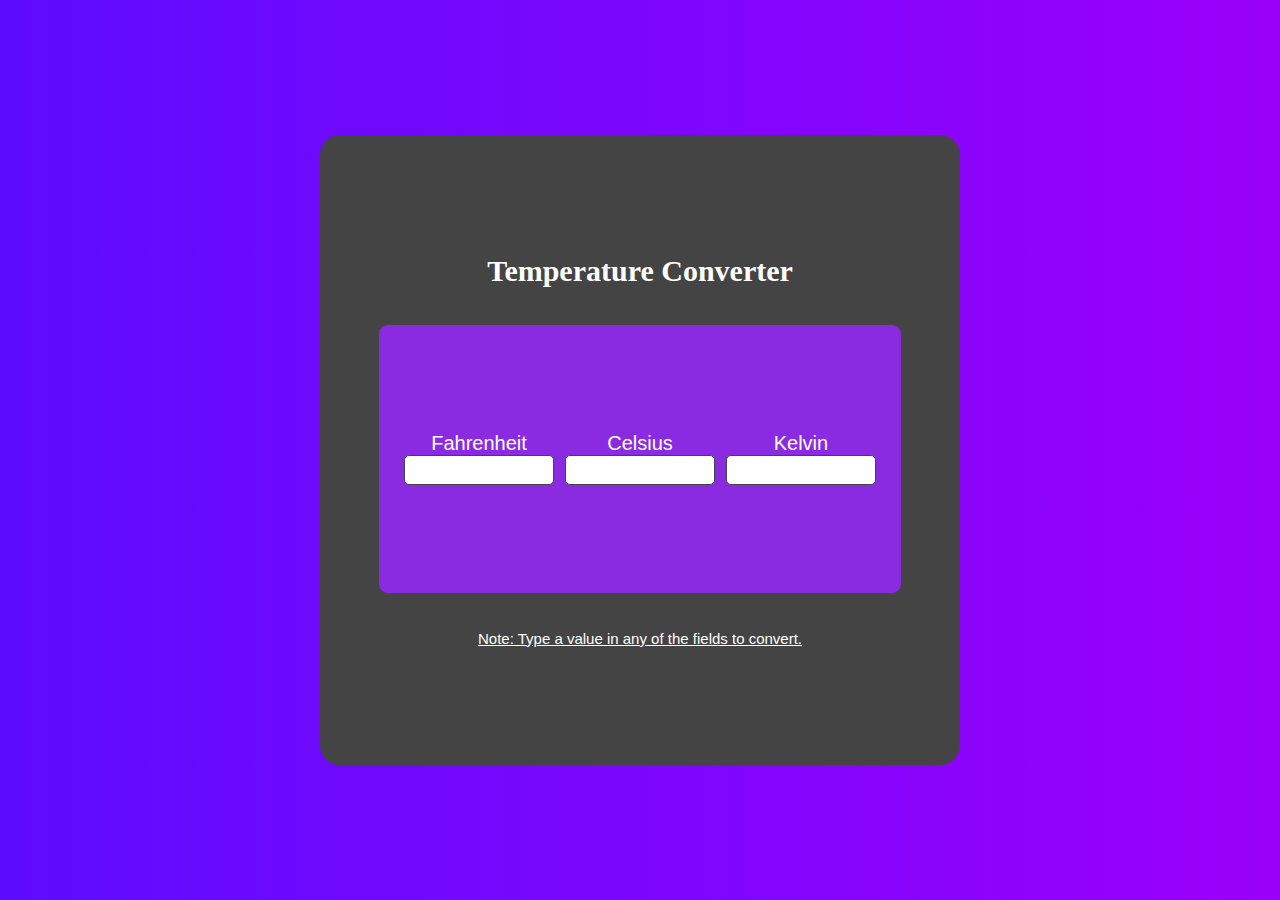
<file: InternPedia_Task(04)/index.html>
<!DOCTYPE html>
<html lang="en">
<head>
    <meta charset="UTF-8">
    <meta http-equiv="X-UA-Compatible" content="IE=edge">
    <meta name="viewport" content="width=device-width, initial-scale=1.0">
    <link rel="stylesheet" type="text/css" href="styles.css">
    <title>Temperature Converter</title>
</head>
<body>
    <div class="container">
        <div class="converter">
        <h1>Temperature Converter</h1>
        <br><br>
        <div class="converter-row">
            <div class="col">
                <label>Fahrenheit</label>
                <input type="number" id="fahrenheit">
            </div>
      
            <div class="col">
                <label>Celsius</label>
                <input type="number" id="celsius">
            </div>
      
            <div class="col">
                <label>Kelvin</label>
                <input type="number" id="kelvin">
            </div>
        </div>
        <br><br>
        <p>Note: Type a value in any of the fields to convert.</p>
        </div>
    </div>
    <script src="scripts.js"></script>
</body>
</html>
</file>
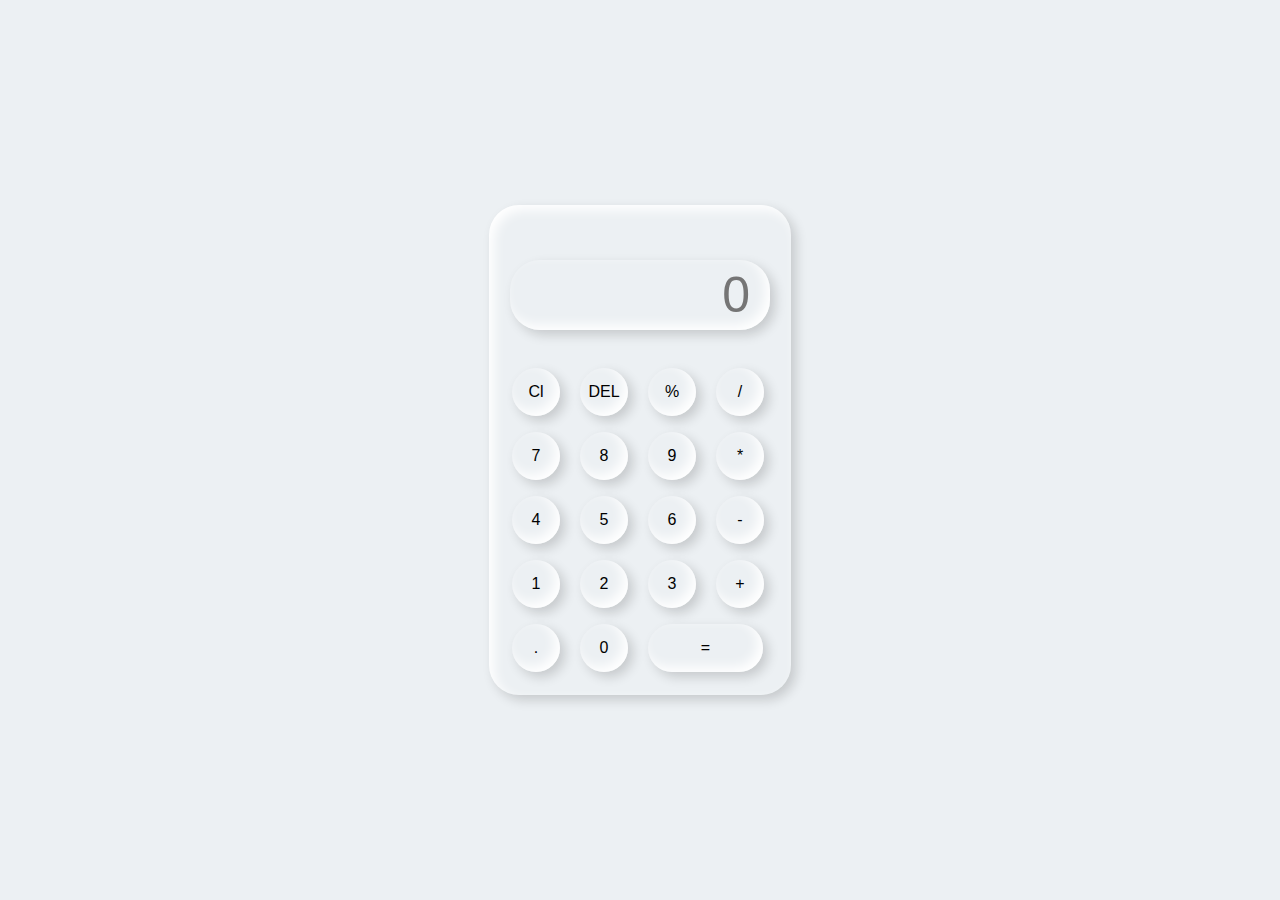
<file: InternPedia_Task(05)/index.html>
<!DOCTYPE html>
<html lang="en">
<head>
    <meta charset="UTF-8">
    <meta name="viewport" content="width=device-width, initial-scale=1.0">
    <link rel="stylesheet" href="style.css">
    <title>Calculator</title>
</head>
<body>
    <div class="container">
        <div class="calculator">
            <input type="text" placeholder="0" id="output-screen">
            <button onclick="Clear()">Cl</button>
            <button onclick="del()">DEL</button>
            <button onclick="display('%')">%</button>
            <button onclick="display('/')">/</button>
            <button onclick="display('7')">7</button>
            <button onclick="display('8')">8</button>
            <button onclick="display('9')">9</button>
            <button onclick="display('*')">*</button>
            <button onclick="display('4')">4</button>
            <button onclick="display('5')">5</button>
            <button onclick="display('6')">6</button>
            <button onclick="display('-')">-</button>
            <button onclick="display('1')">1</button>
            <button onclick="display('2')">2</button>
            <button onclick="display('3')">3</button>
            <button onclick="display('+')">+</button>
            <button onclick="display('.')">.</button>
            <button onclick="display('0')">0</button>
            <button onclick="Calculate()" class="equal">=</button>
        </div>
    </div>
    <script src="app.js"></script>
</body>
</html>
</file>
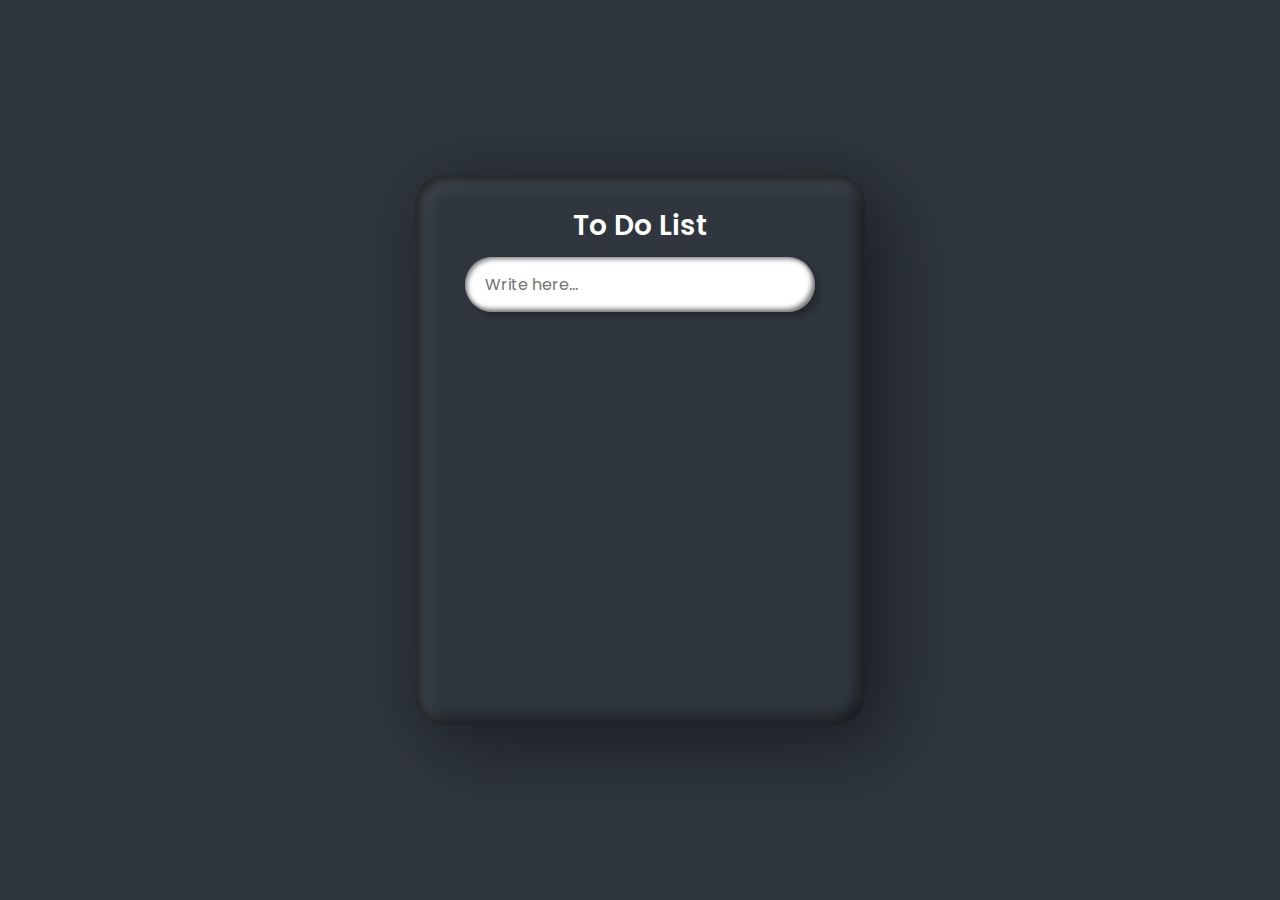
<file: InternPedia_Task(06)/index.html>
<!DOCTYPE html>
<html lang="en">
<head>
    <meta charset="UTF-8">
    <meta http-equiv="X-UA-Compatible" content="IE=edge">
    <meta name="viewport" content="width=device-width, initial-scale=1.0">
    <title>To Do List</title>
    <link rel="stylesheet" href="style.css">
</head>
<body>
    <div class="container">
        <div class="box">
            <h2>To Do List</h2>
            <input type="text" placeholder="Write here..." id="inputBx">
            <ul id="list"></ul>
        </div>
    </div>
    <script src="app.js"></script>
</body>
</html>
</file>
<file: InternPedia_Task(04)/styles.css>
* {
    margin: 0;
    padding: 0;
    box-sizing: border-box;
    text-decoration: none;
}
  
.container {
    width: 100%;
    height: 100vh;
    background: linear-gradient(
      90deg,
      rgba(93, 12, 255, 1) 0%,
      rgba(155, 0, 250, 1) 100%
    );
    justify-content: center;
    align-items: center;
    display: flex;
    flex-direction: column;
}

h1 {
    color: #fff;
    font-weight: 700;
    font-size: 30px;
    text-align: center;
    font-family: cursive;
}

p {
    font-size: 15px;
    text-align: center;
    font-family: sans-serif;
    color: #fff;
    text-decoration: underline;
}

.converter{
    display: flex;
    flex-direction: column;
    justify-content: center;
    align-items: center;
    border-radius: 20px;
    background-color: #444;
    width: 50%;
    height: 70vh;
}
  
.converter-row {
    display: flex;
    width: 82%;
    height: 30vh;
    background: #8A2BE2;
    border: 1px solid #444;
    border-radius: 10px;
    justify-content: space-between;
    align-items: center;
    padding: 50px 20px;
}
  
.col {
    flex-basis: 38%;
    text-align: center;
}
  
.col label {
    font-size: 20px;
    font-weight: 500;
    color: #fff;
    font-family: sans-serif;
}

*:focus {
    outline: none;
}
  
.col input {
    width: 150px;
    height: 30px;
    background: #fff;
    border: 1px solid #444;
    border-radius: 5px;
    text-align: center;
}
</file>
<file: InternPedia_Task(05)/style.css>
*{
    margin: 0;
    padding: 0;
    box-sizing: border-box;
    background-color: #ecf0f3;
    font-family: sans-serif;
    outline: none;
}

.container{
    height: 100vh;
    display: flex;
    justify-content: center;
    align-items: center;
}

.calculator{
    background-color: #ecf0f3;
    padding: 15px;
    border-radius: 30px;
    box-shadow: inset 5px 5px 12px #ffffff, 5px 5px 12px rgba(0, 0, 0, .16);
    display: grid;
    grid-template-columns: repeat(4, 68px);
}

input{
    grid-column: span 4;
    height: 70px;
    width: 260px;
    background-color: #ecf0f3;
    box-shadow: inset -5px -5px 12px #ffffff, 5px 5px 12px rgba(0, 0, 0, .16);
    border: none;
    border-radius: 30px;
    color: rgb(70, 70, 70);
    font-size: 50px;
    text-align: end;
    margin: auto;
    margin-top: 40px;
    margin-bottom: 30px;
    padding: 20px;
}
button{
    height: 48px;
    width: 48px;
    background-color: #ecf0f3;
    box-shadow: inset -5px -5px 12px #ffffff, 5px 5px 12px rgba(0, 0, 0, .16);
    border: none;
    border-radius: 50%;
    margin: 8px;
    font-size: 16px;
}
.equal{
    width: 115px;
    border-radius: 40px;
    background: #ecf0f3;
    box-shadow: inset -5px -5px 12px #ffffff, 5px 5px 12px rgba(0, 0, 0, .16);
}
</file>
<file: InternPedia_Task(06)/style.css>
@import url('https://fonts.googleapis.com/css?family=Poppins:200,300,400,500,600,700,800,900&display=swap');

*{
    margin: 0;
    padding: 0;
    box-sizing: border-box;
    font-family: 'Poppins', sans-serif;
}

body{
    display: flex;
    justify-content: center;
    align-items: center;
    min-height: 100vh;
    background: #2f363e;
}

.box{
    position: relative;
    width: 450px;
    height: 550px;
    border-radius: 30px;
    background: #2f363e;
    padding: 30px 50px;
    box-shadow: 25px 25px 75px rgba(0,0,0,0.25), 10px 10px 70px rgba(0,0,0,0.25), inset 5px 5px 10px rgba(0,0,0,0.5), inset 5px 5px 20px rgba(255,255,255,0.2), inset -5px -5px 15px rgba(0,0,0,0.75);
}

h2{
    width: 100%;
    font-weight: 600;
    text-align: center;
    color: #fff;
    font-size: 1.75em;
    margin-bottom: 10px;
}

#inputBx{
    position: relative;
    width: 100%;
    border: none;
    outline: none;
    padding: 15px 20px;
    border-radius: 30px;
    font-size: 1em;
    box-shadow: 5px 5px 7px rgba(0,0,0,0.25), inset 2px 2px 5px rgba(0,0,0,0.5), inset -3px -3px 5px rgba(0,0,0,0.5);
}

.box li{
    position: relative;
    width: calc(100% - 40px);
    display: flex;
    align-items: center;
    background: #1f83f2;
    margin: 15px 0;
    padding: 10px 10px 10px 45px;
    min-height: 45px;
    cursor: pointer;
    border-radius: 22.5px;
    color: #fff;
    box-shadow: 5px 5px 7px rgba(0,0,0,0.25), inset 2px 2px 5px rgba(0,0,0,0.5), inset -3px -3px 5px rgba(0,0,0,0.5);
}

.box li i{
    position:absolute;
    right: -40px;
    width: 30px;
    height: 30px;
    display: flex;
    justify-content: center;
    align-items: center;
    background: #ff2c74;
    border-radius: 50%;
    box-shadow: 5px 5px 7px rgba(0,0,0,0.25), inset 2px 2px 5px rgba(255,255,255,0.25), inset -3px -3px 5px rgba(0,0,0,0.5);

}

.box li i::before{
    content: '';
    position: absolute;
    width: 15px;
    height: 2px;
    background: #fff;
    transform: rotate(45deg);
}

.box li i::after{
    content: '';
    position: absolute;
    width: 15px;
    height: 2px;
    background: #fff;
    transform: rotate(-45deg);
}

.box li::before{
    content: '';
    position: absolute;
    left: 8px;
    width: 30px;
    height: 30px;
    background: #2f363e;
    border-radius: 50%;
}

.box li.done{
    background: #607d8b;
}

.box li.done::after{
    content: '';
    position: absolute;
    left: 16px;
    width: 12px;
    height: 6px;
    border-left: 2px solid #fff;
    border-bottom: 2px solid #fff;
    transform: rotate(315deg);
}

#list{
    position: relative;
    margin-top: 20px;
    height: 350px;
    overflow-y: auto;
    padding-right: 10px;
}

::-webkit-scrollbar-track{
    box-shadow: inset 0 0 15px rgba(0, 0, 0, 0.5);
}
::-webkit-scrollbar{
    width: 5px;
}
::-webkit-scrollbar-thumb{
    background: #fff;
}
</file>
